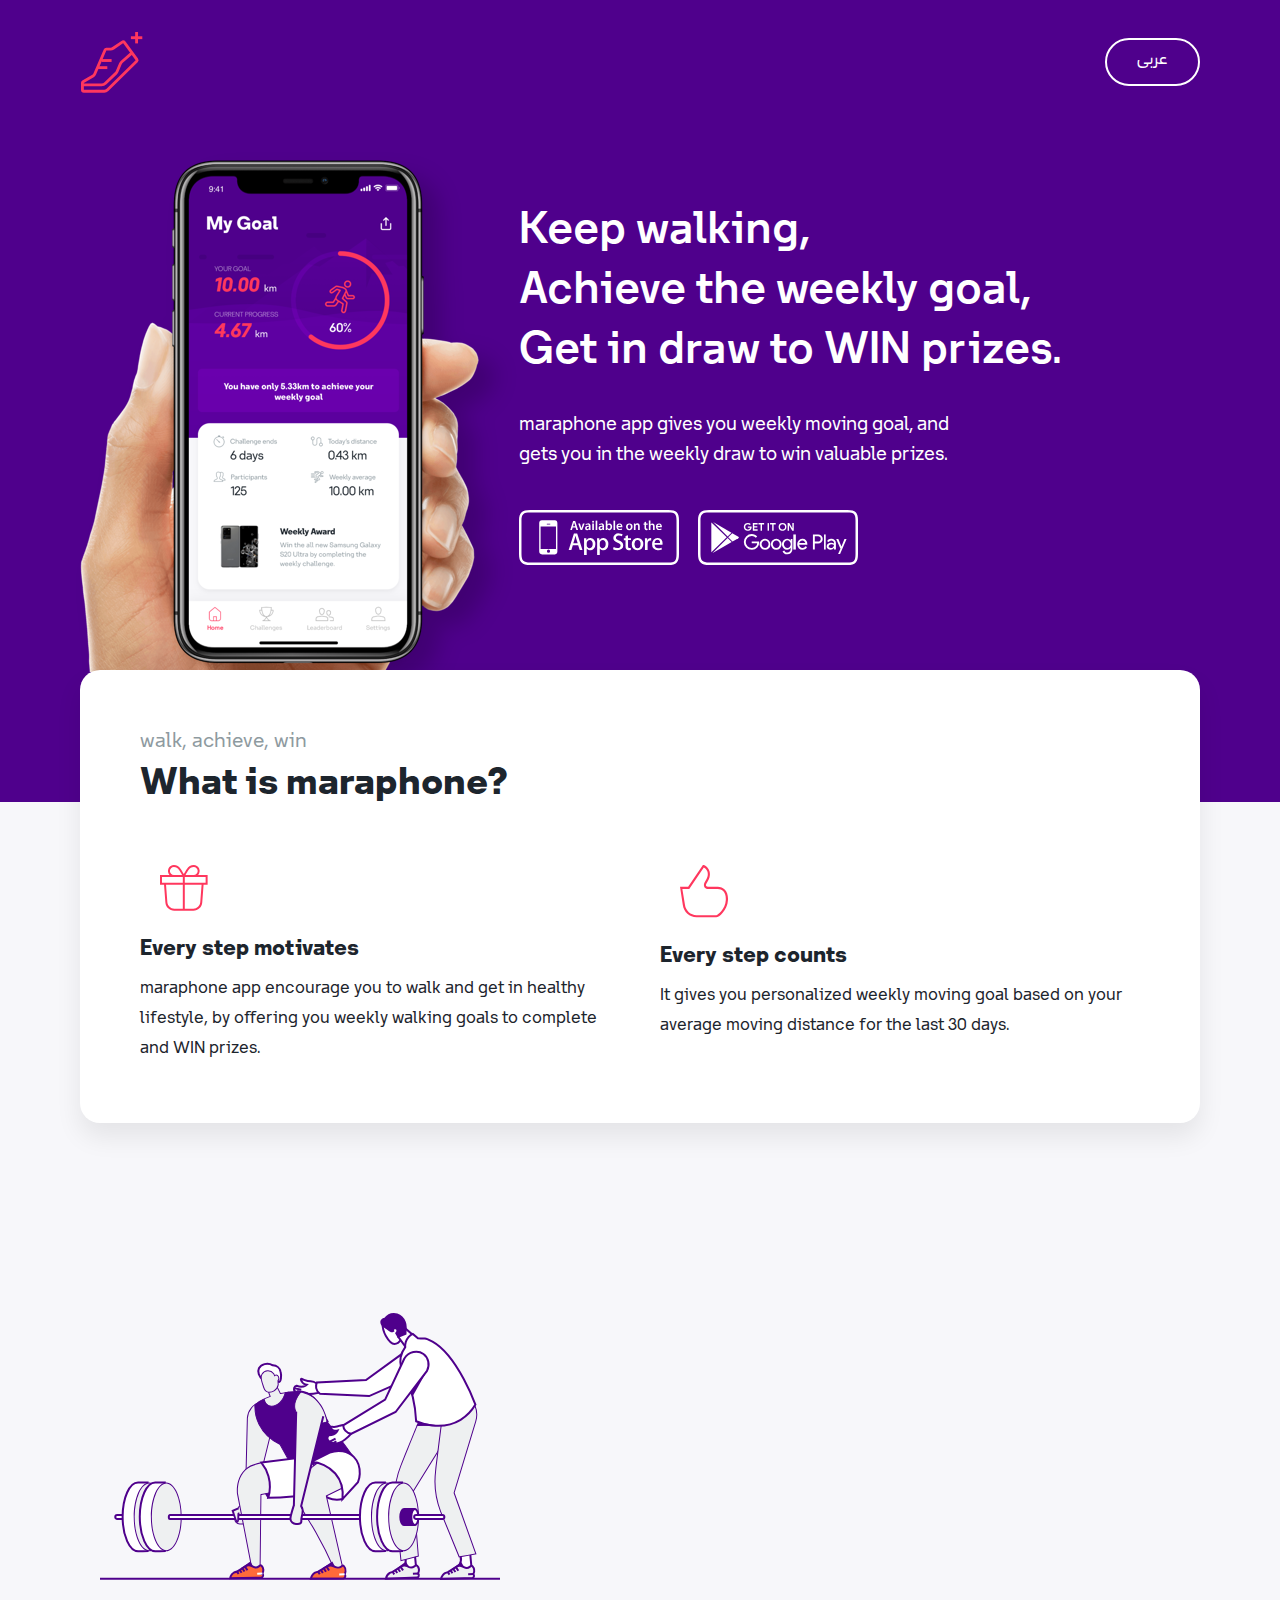
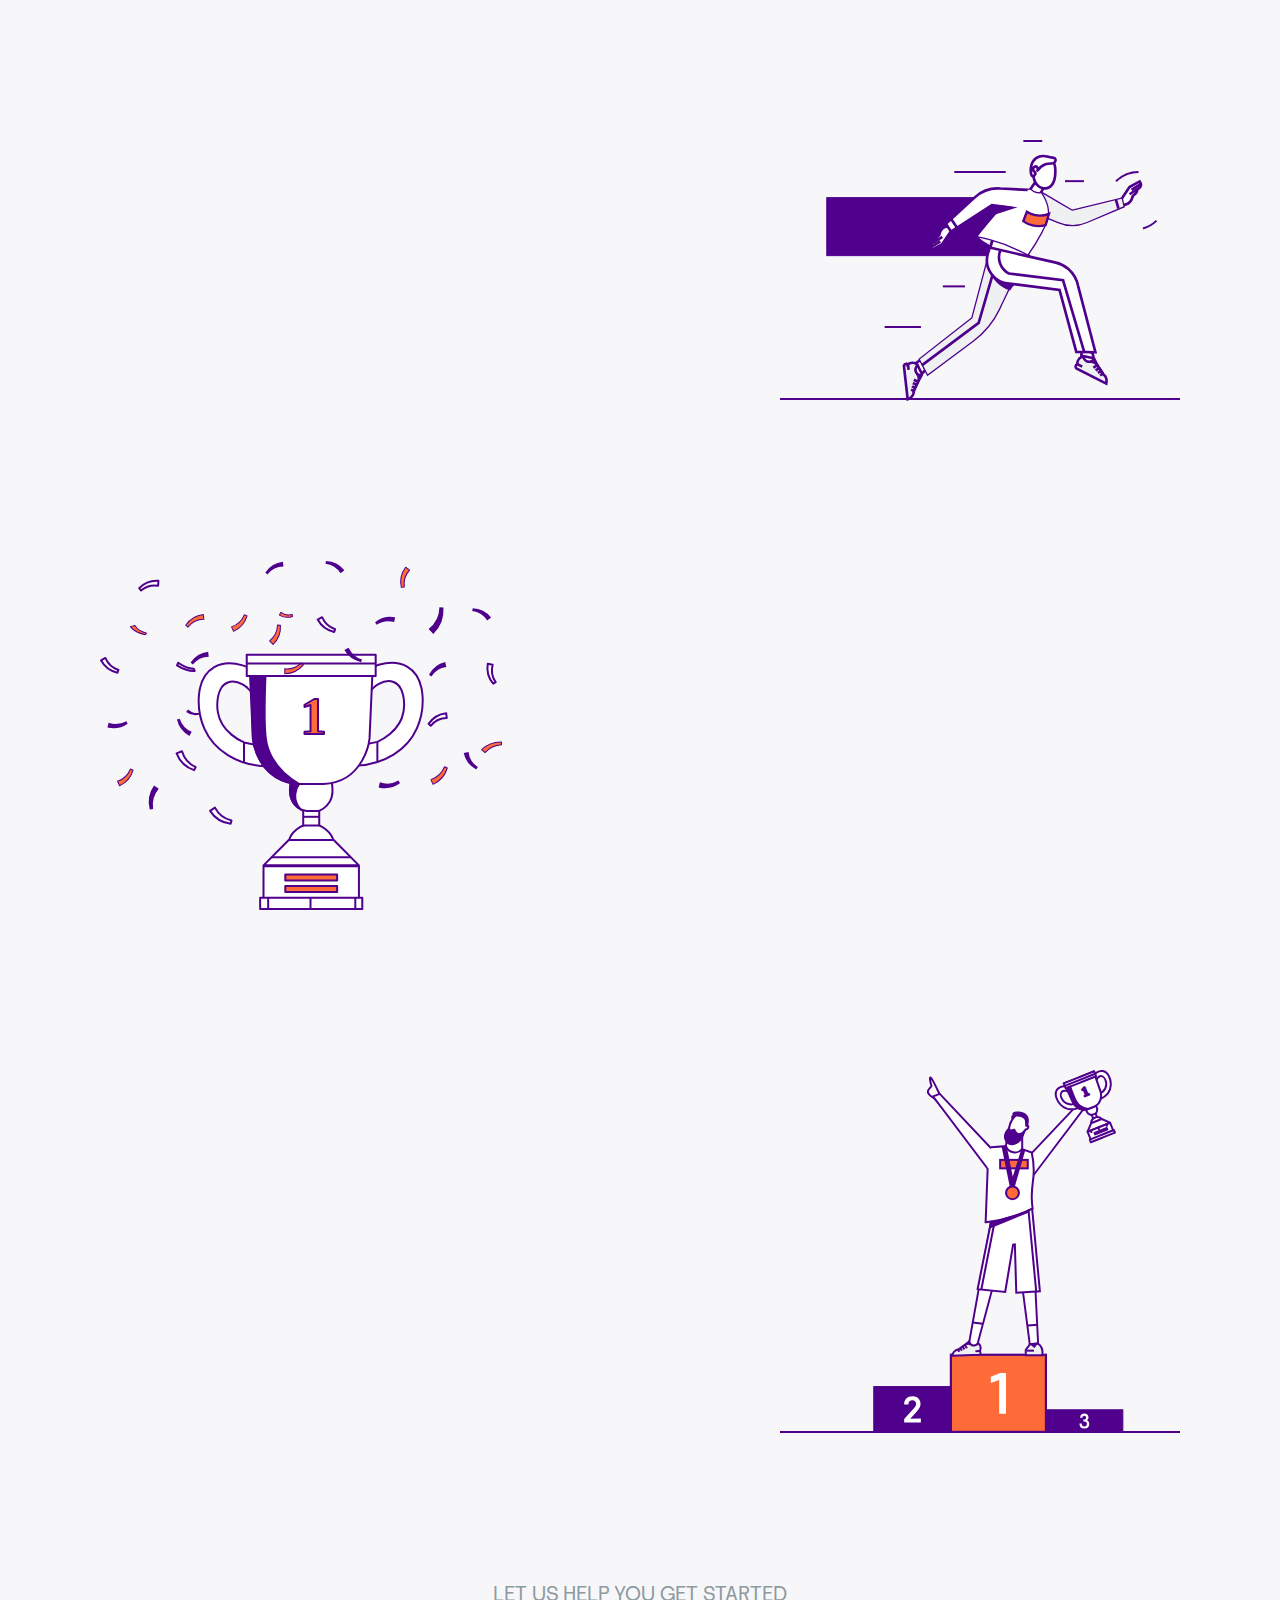
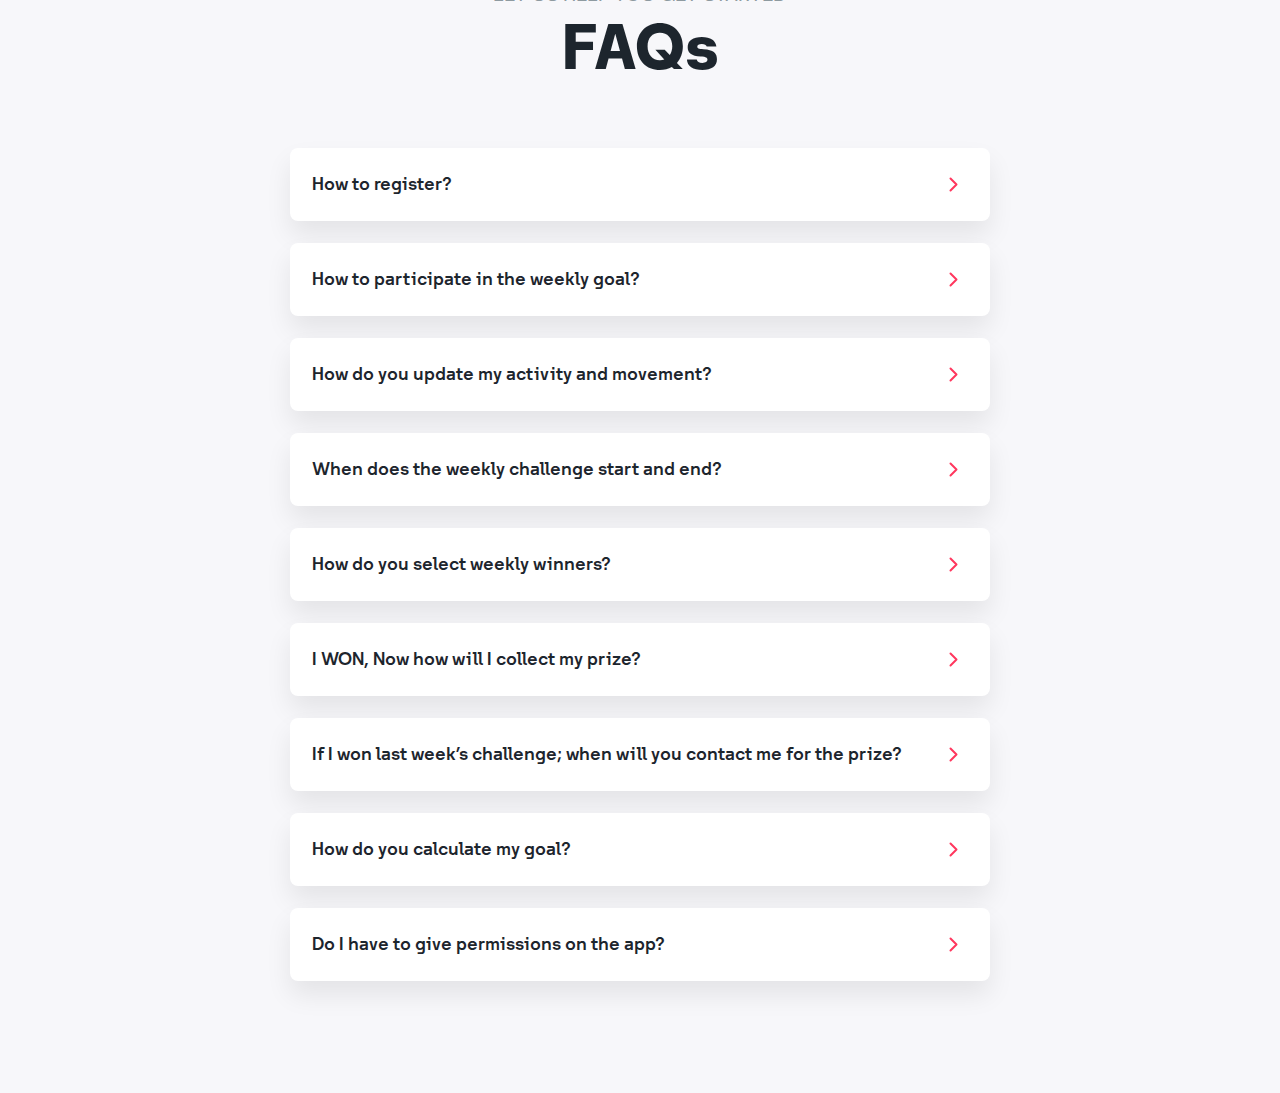
<file: index.html>
<!DOCTYPE html>
<html lang="en">
  <head>
    <meta charset="UTF-8" />
    <meta name="viewport" content="width=device-width, initial-scale=1.0" />
    <title>Document</title>
  </head>
  <body>
    <script>
      const getNavigatorLanguage = () => {
        if (navigator.languages && navigator.languages.length) {
          return navigator.languages[0];
        } else {
          return (
            navigator.userLanguage ||
            navigator.language ||
            navigator.browserLanguage ||
            'en'
          );
        }
      };

      const languagesPath = {
        ar: 'ar',
      };

      const lng = getNavigatorLanguage().split('-')[0];
      const path = languagesPath[lng] || 'en';
      window.location.pathname = '/' + path;
    </script>
  </body>
</html>
</file>
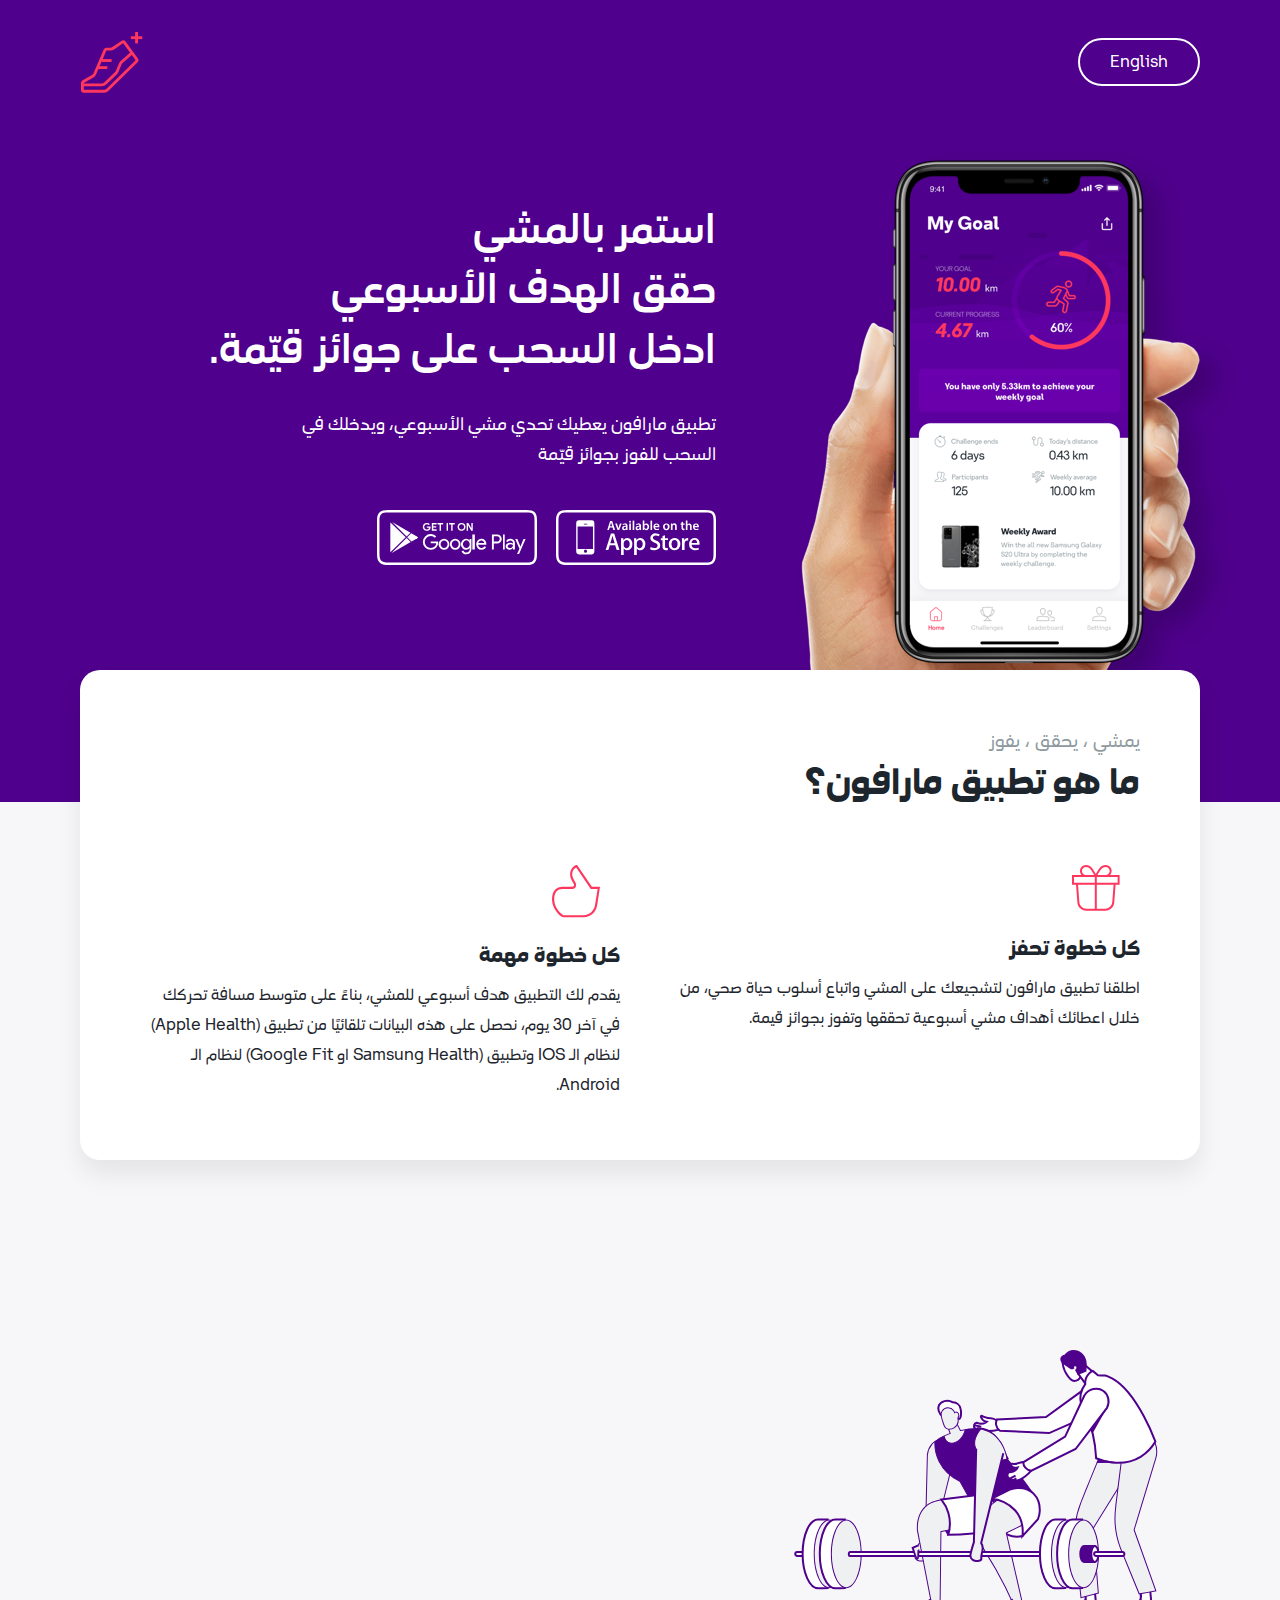
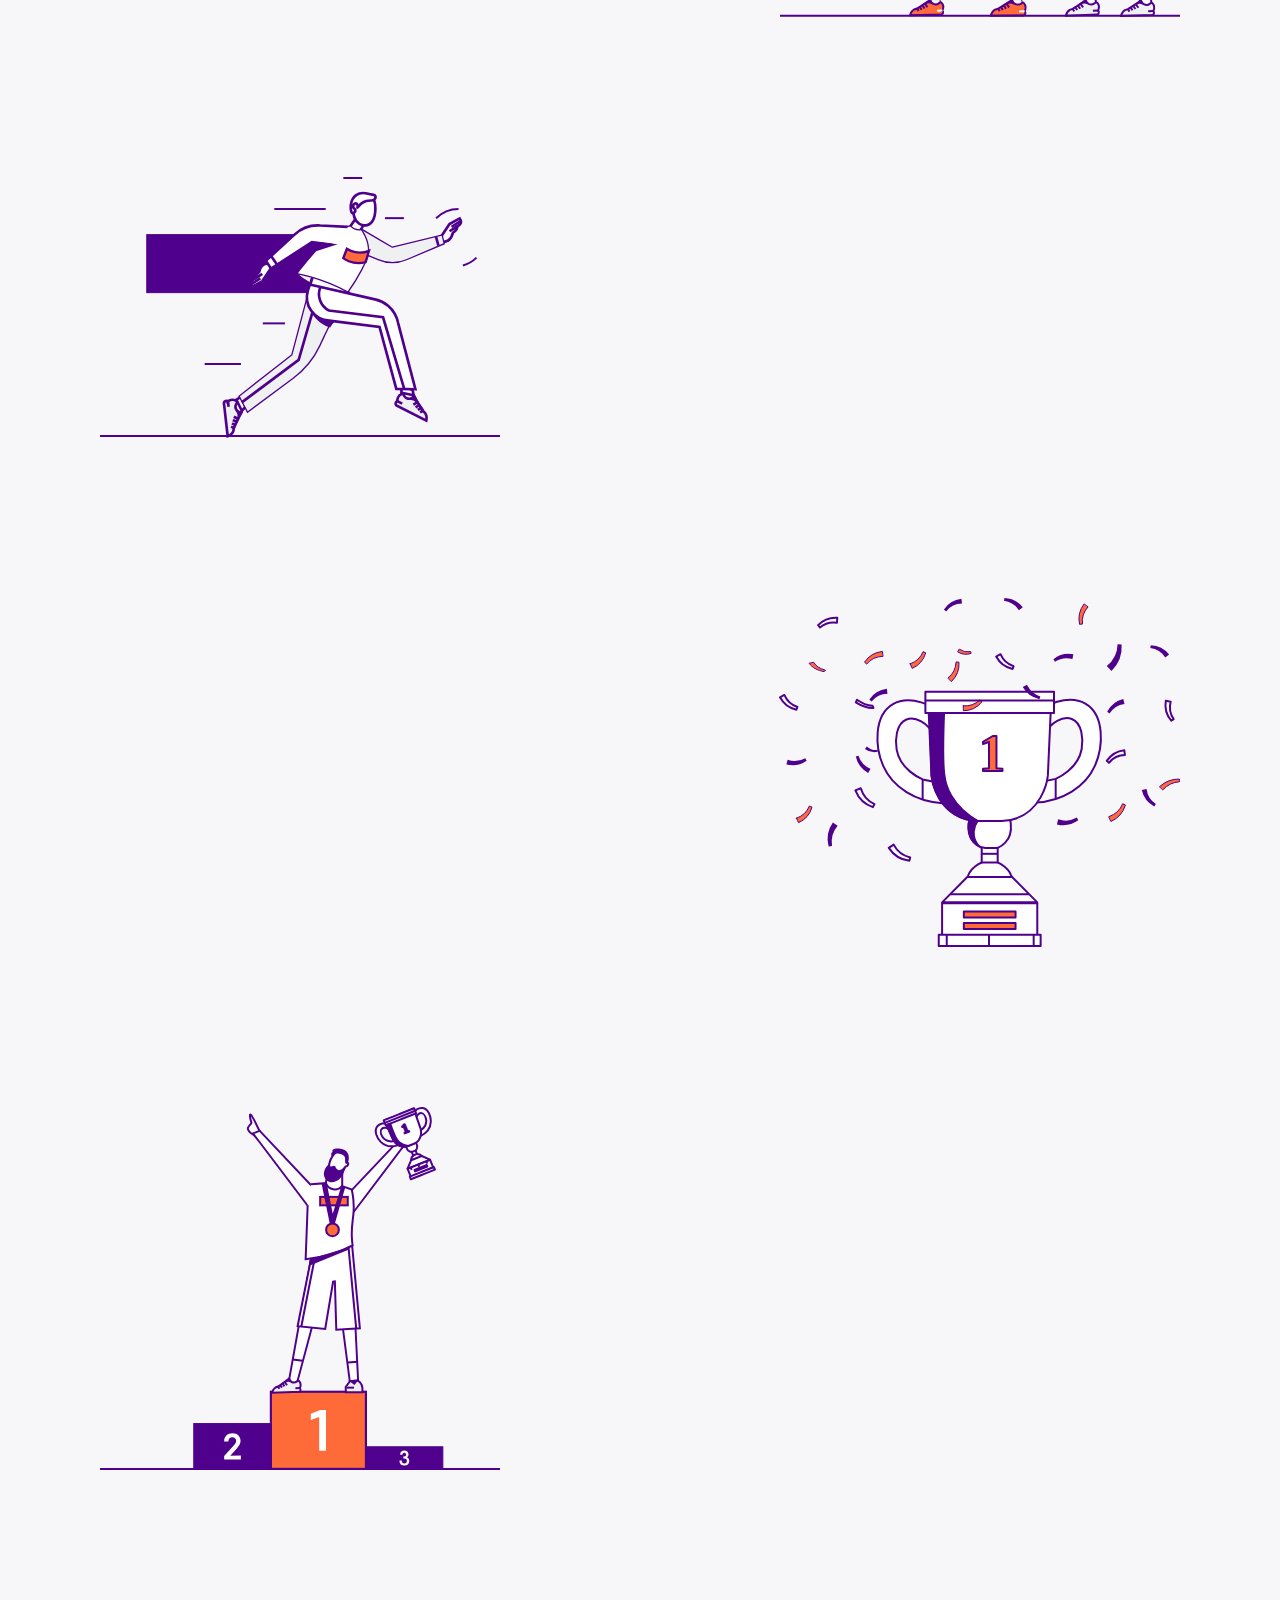
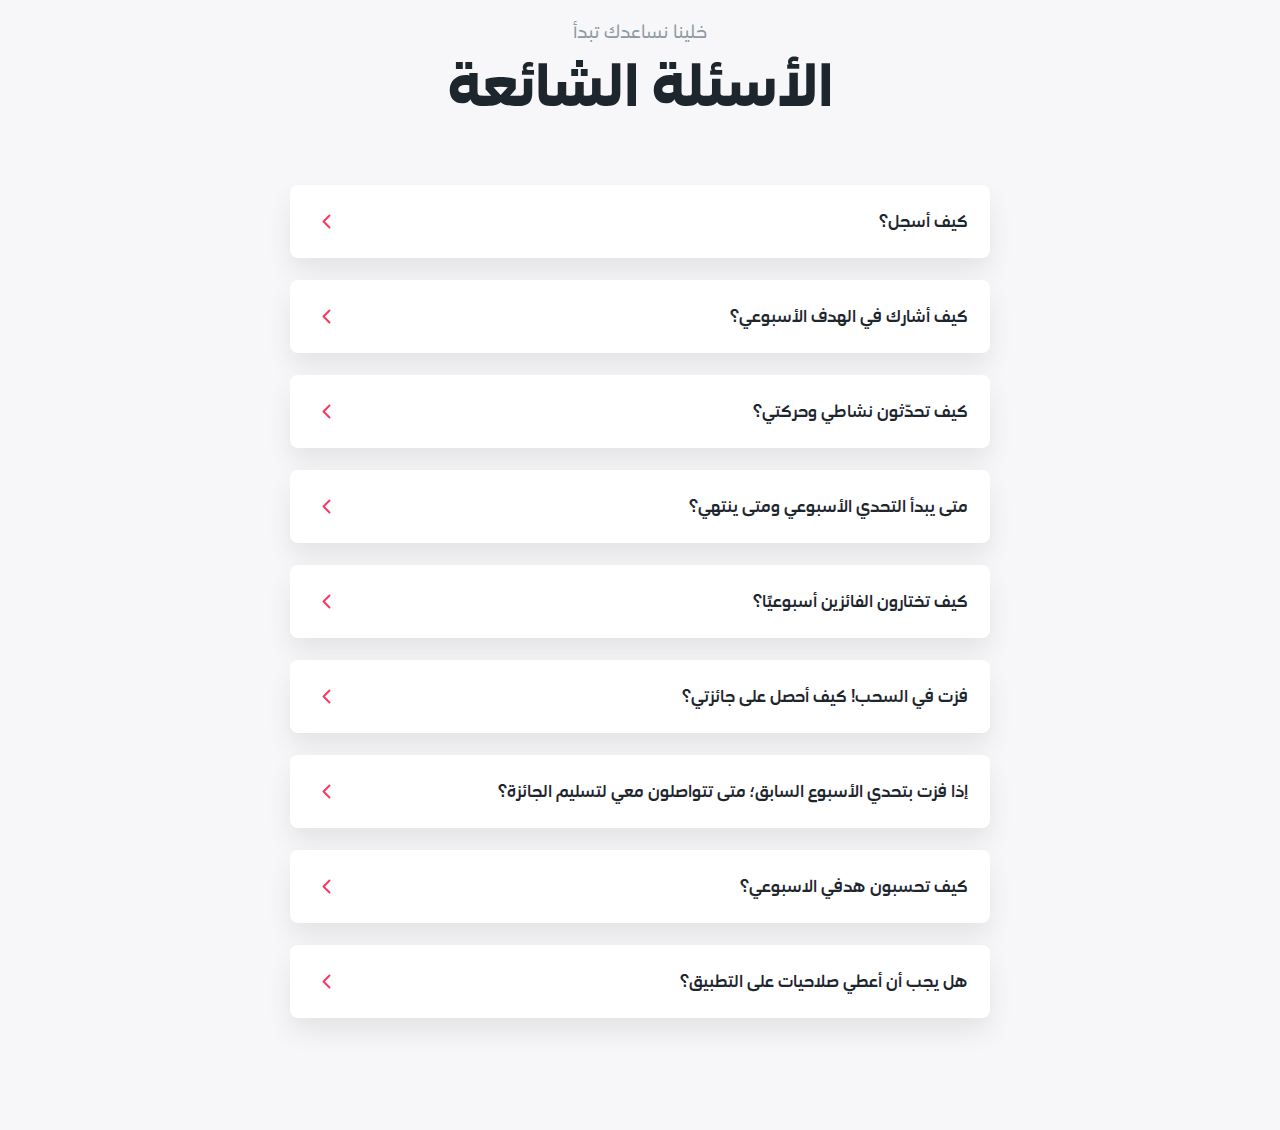
<file: ar/index.html>
<!DOCTYPE html>
<html lang="en">
  <head>
    <meta charset="UTF-8" />
    <meta name="viewport" content="width=device-width, initial-scale=1.0" />
    <title>maraphone</title>
    <link rel="icon" type="image/png" sizes="32x32" href="/assets/img/favicon.ico">
    <link rel="stylesheet" href="/assets/css/style.css" />
  </head>
  <body class="ar">
    <!-- header -->
    <header>
      <div class="main-container flex align-center justify-between">
        <img src="/assets/img/logo.svg" alt="maraphone logo" />
        <a href="/en" class="lang-switcher flex flex-center"><span>English</span></a>
      </div>
    </header>
    <!-- hero section -->
    <section class="hero">
      <div class="main-container flex justify-between">
        <img class="phone-img"
        src="/assets/img/phone.png"
        alt="screenshot of maraphone mobile app"
        />
        <div class="content">
          <h1>
            استمر بالمشي</br> حقق الهدف الأسبوعي</br> ادخل السحب على جوائز قيّمة.
          </h1>
          <p>
            تطبيق مارافون يعطيك تحدي مشي الأسبوعي، ويدخلك في السحب للفوز بجوائز قيّمة
          </p>
          <div class="download-app-btns">
            <a href="#" style="margin-left: 15px;">
              <img
                src="/assets/img/app-store.svg"
                alt="download app from App store"
              />
            </a>
            <a href="#">
              <img
                src="/assets/img/google-play.svg"
                alt="download app from Google play"
              />
            </a>
          </div>
        </div>
      </div>
    </section>

    <!-- About maraphone? -->
    <div class="main-container">
      <section class="what-is-maraphone">
        <h5>يمشي ، يحقق ، يفوز</h5>
        <h2>ما هو تطبيق مارافون؟</h2>
        <div class="flex justify-between" style="padding-top: 30px">
          <div class="card">
            <img src="/assets/img/gift.svg" alt="gift Emoji">
            <div class="title">كل خطوة تحفز</div>
            <p>اطلقنا تطبيق مارافون لتشجيعك على المشي واتباع أسلوب حياة صحي، من خلال اعطائك أهداف مشي أسبوعية تحققها وتفوز بجوائز قيمة.</p>
          </div>
          <div class="card">
            <img src="/assets/img/like.svg" alt="like icon" style="transform: rotateY(180deg);">
            <div class="title">كل خطوة مهمة</div>
            <p>يقدم لك التطبيق هدف أسبوعي للمشي، بناءً على متوسط مسافة تحركك في آخر 30 يوم، نحصل على هذه البيانات تلقائيًا من تطبيق (Apple Health) لنظام الـ IOS وتطبيق (Samsung Health او Google Fit) لنظام الـ Android.</p>
          </div>
        </div>
      </section>
    </div>

    <!-- Features -->
    <div class="main-container features">
      <!-- Weekly Motivation -->
      <section class="feature has-animation">
        <img src="/assets/img/features/weekly-motivation.svg" alt="Weekly motivation illustration">
        <div class="content">
          <h5>مميزات</h5>
          <div class="title">الحافز الأسبوعي</div>
          <p>من خلال الإشعارات، يشجعك تطبيق مارافون برسائل تذكير تحفيزية لتحقق هدفك الأسبوعي.</p>
        </div>
      </section>
      <!-- Weekly Goal -->
      <section class="feature reverse has-animation">
        <img src="/assets/img/features/weekly-goal.svg" alt="Weekly Goal illustration">
        <div class="content">
          <h5>مميزات</h5>
          <div class="title">الهدف الأسبوعي</div>
          <p>يحدد تطبيق مارافون أهداف أسبوعية مخصصة لك، وعند انجازك للتحدي الأسبوعي الخاص بك، تدخل السحب للفوز بالجائزة الأسبوعية.</p>
        </div>
      </section>
      <!-- Chance to win prizes -->
      <section class="feature has-animation">
        <img src="/assets/img/features/chance-to-win-prizes.svg" alt="Chance to win prizes illustration">
        <div class="content">
          <h5>مميزات</h5>
          <div class="title">فرص الفوز بالجوائز</div>
          <p>يوفر تطبيق مارافون جوائز أسبوعية للمشاركين اللي يحققون أهدافهم الأسبوعية، والمستخدمين الأعلى أداءً يكونون في قائمة المتصدرين في التطبيق.</p>
        </div>
      </section>
      <!-- The Leaderboard -->
      <section class="feature reverse has-animation">
        <img src="/assets/img/features/the-leaderboard.svg" alt="The Leaderboard illustration">
        <div class="content">
          <h5>مميزات</h5>
          <div class="title">قائمة المتصدرين</div>
          <p>تمشي أو تركض بكل نشاط؟ خلك على قمة قائمة المتصدرين من بين المشاركين، وخلهم يشوفون مين الأسطورة!</p>
        </div>
      </section>
    </div>

    <div class="main-container">
      <section class="FAQs">
        <h5>خلينا نساعدك تبدأ</h5>
        <h2>الأسئلة الشائعة</h2>

        <ul class="FAQs-list">
          <!-- FAQs list items will be generated dynamically, /assets/js/main.js -->
        </ul>
      </section>
    </div>
    <!-- stc footer -->
    <div class="stc-footer-component stc-footer--ar-lang"></div>

    <script src="https://stc-assets.netlify.com/main.js"></script>
    <script src="/assets/js/main.js"></script>
  </body>
</html>
</file>
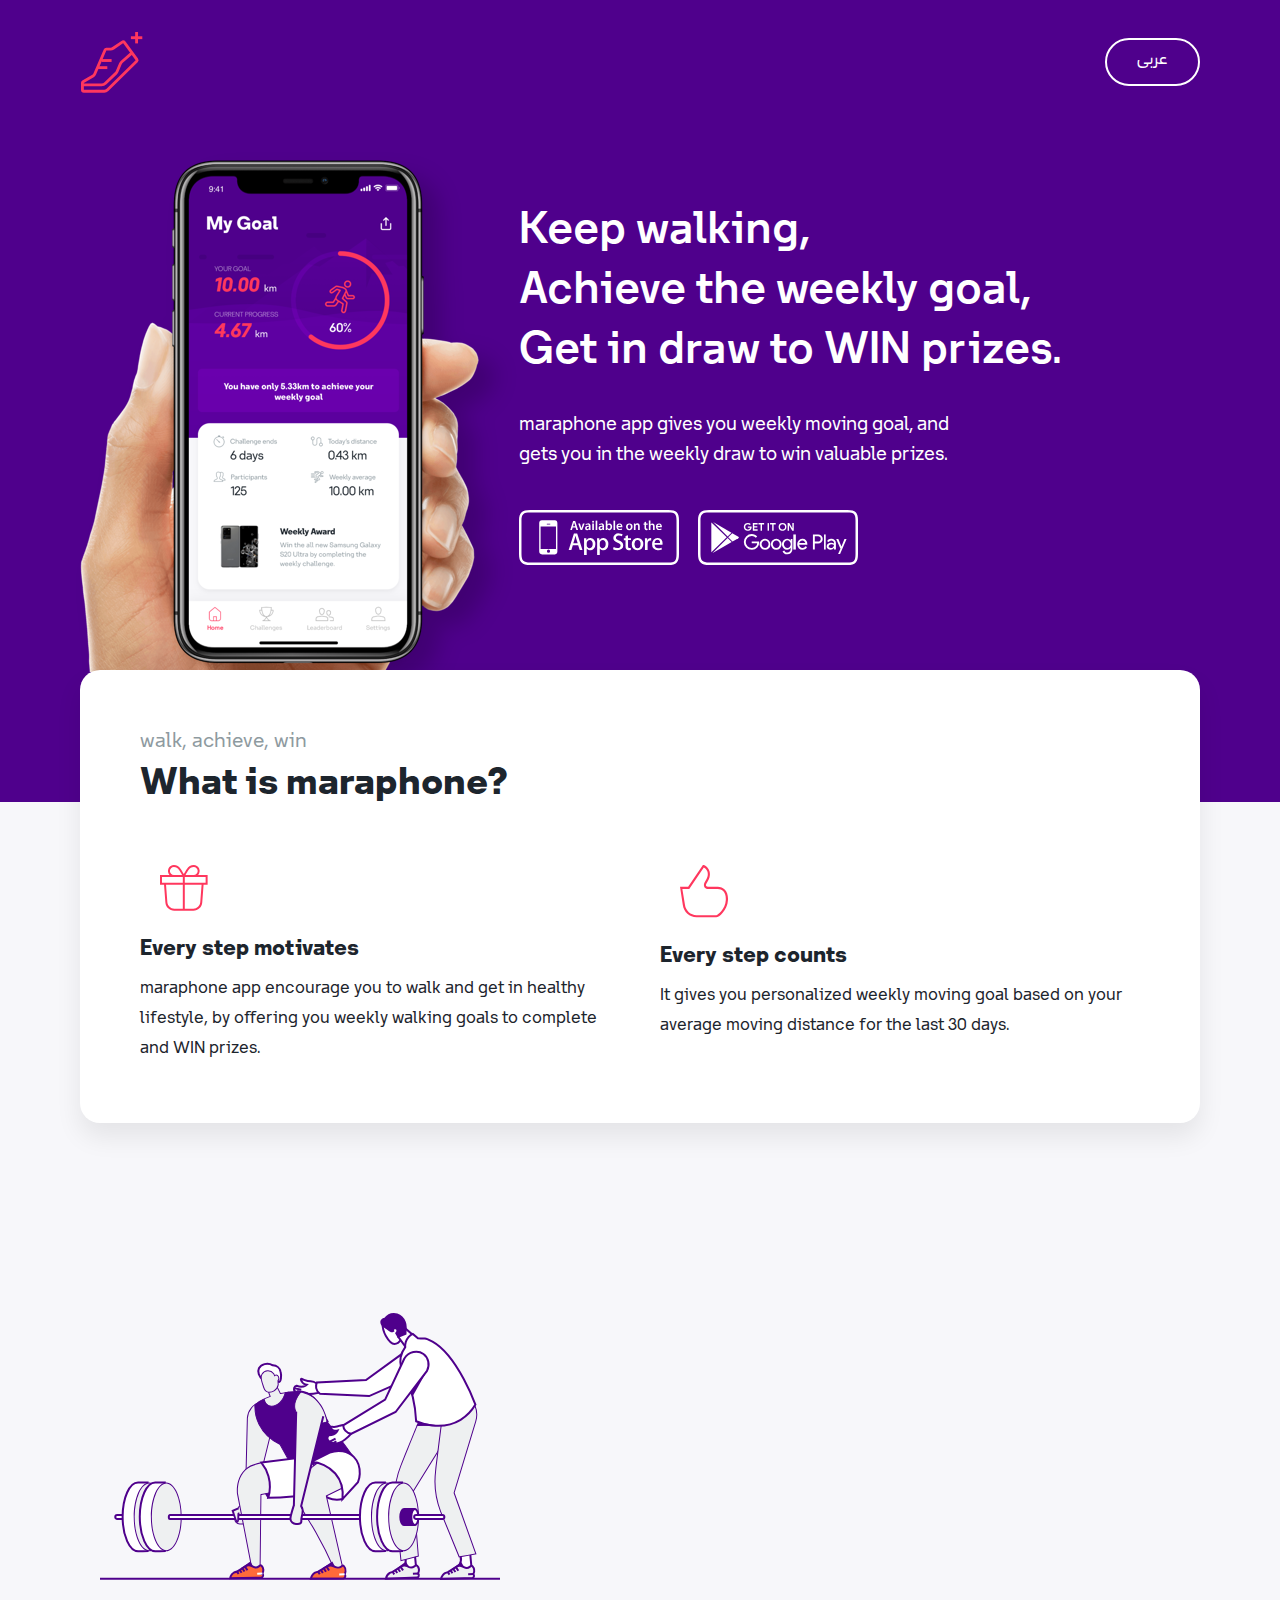
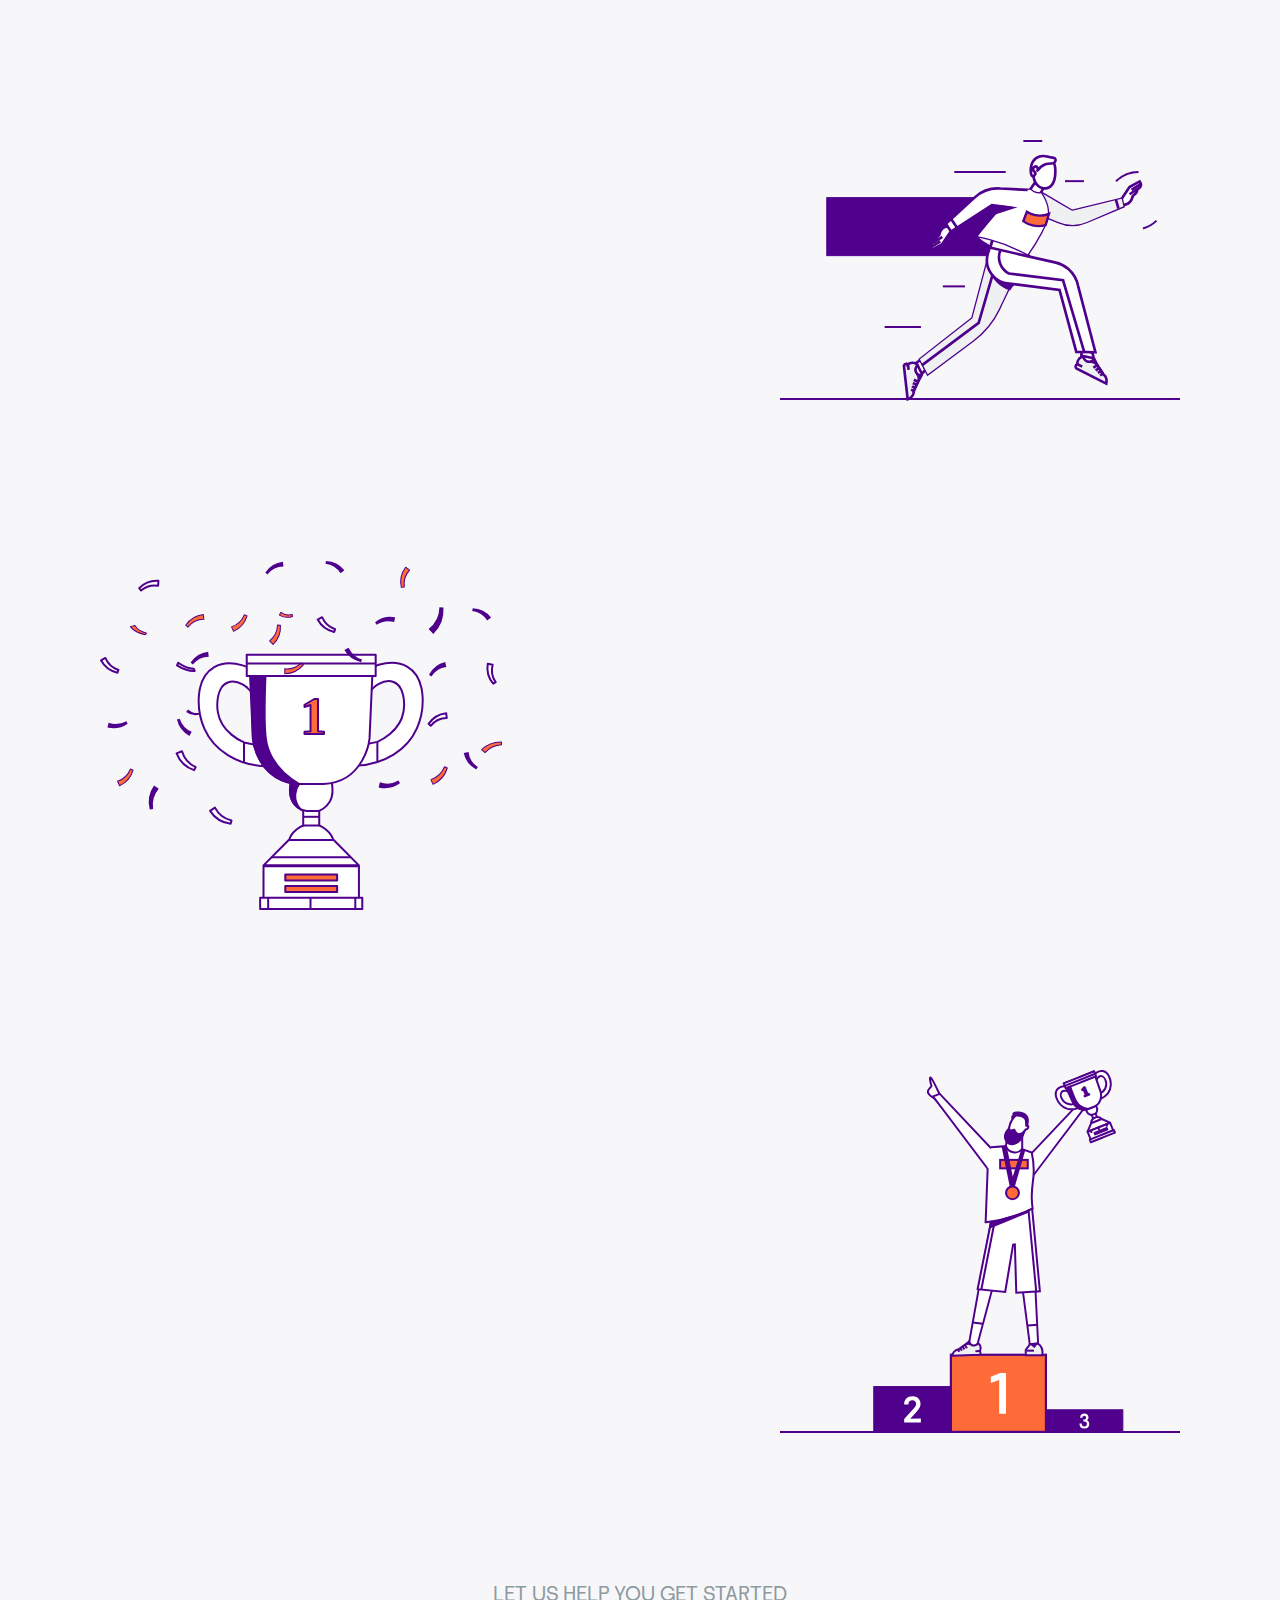
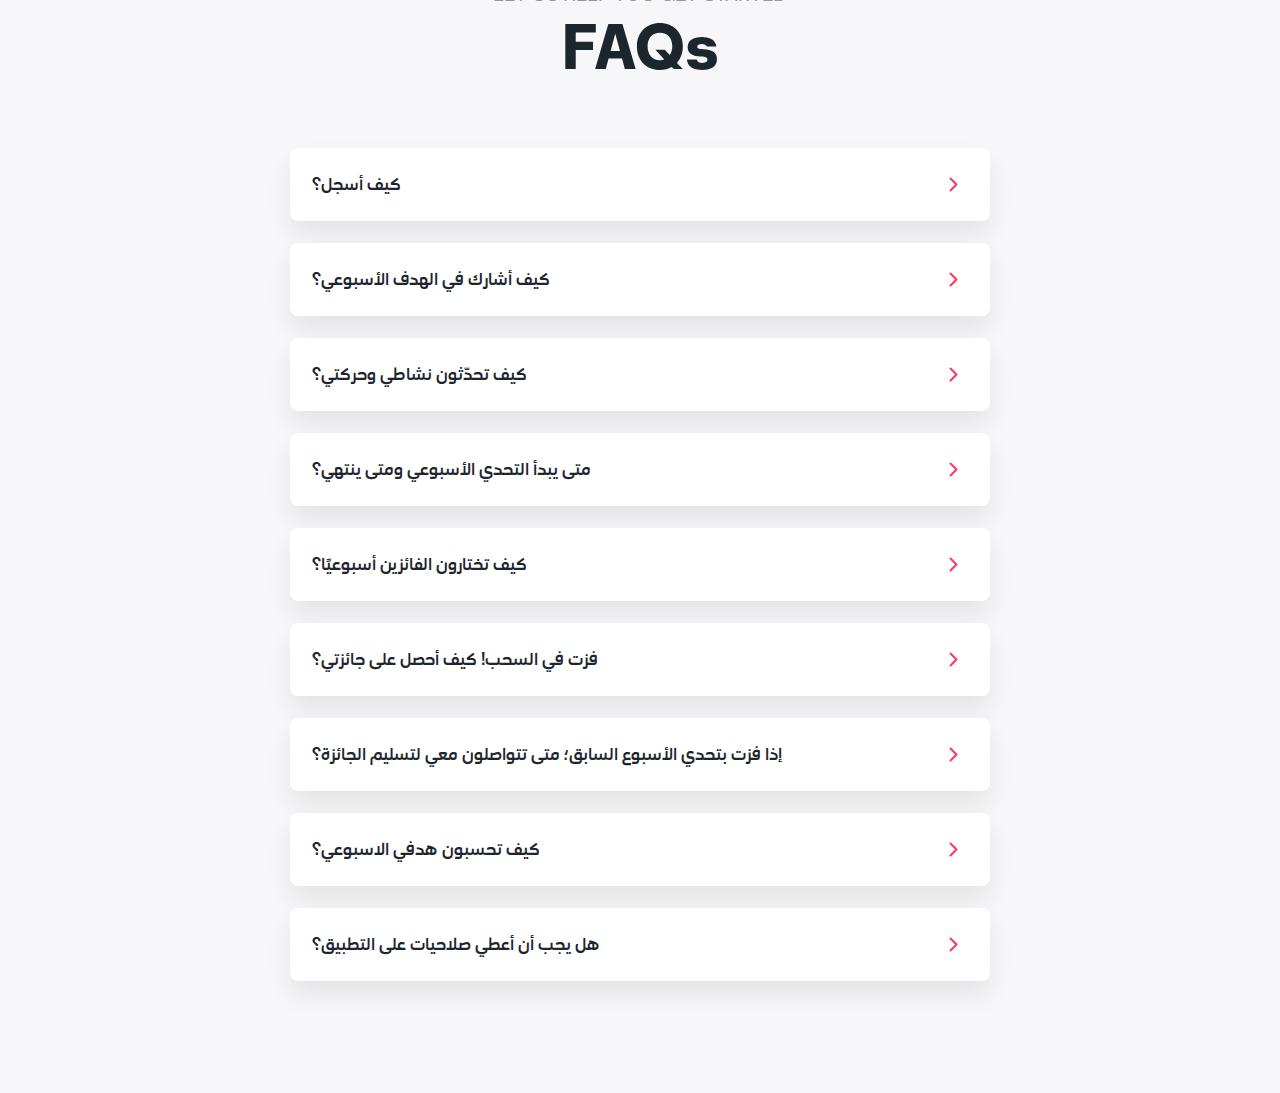
<file: en/index.html>
<!DOCTYPE html>
<html lang="en">
  <head>
    <meta charset="UTF-8" />
    <meta name="viewport" content="width=device-width, initial-scale=1.0" />
    <title>maraphone</title>
    <link rel="icon" type="image/png" href="/assets/img/favicon.ico">
    <link rel="stylesheet" href="/assets/css/style.css" />
    <script type="text/javascript" src="https://www.bugherd.com/sidebarv2.js?apikey=uvu3sxxdxrka1aylotqfca" async="true"></script>
  </head>
  <body class="en">
    <!-- header -->
    <header>
      <div class="main-container flex align-center justify-between">
        <img src="/assets/img/logo.svg" alt="maraphone logo" />
        <a href="/ar" class="lang-switcher flex flex-center"><span>عربى</span></a>
      </div>
    </header>
    <!-- hero section -->
    <section class="hero">
      <div class="main-container flex justify-between">
        <img class="phone-img"
        src="/assets/img/phone.png"
        alt="screenshot of maraphone mobile app"
        />
        <div class="content">
          <h1>
            Keep walking,</br> Achieve the weekly goal,</br> Get in draw to WIN prizes.
          </h1>
          <p>
            maraphone app gives you weekly moving goal, and gets you in the
            weekly draw to win valuable prizes.
          </p>
          <div class="download-app-btns">
            <a href="#" style="margin-right: 15px;">
              <img
                src="/assets/img/app-store.svg"
                alt="download app from App store"
              />
            </a>
            <a href="#">
              <img
                src="/assets/img/google-play.svg"
                alt="download app from Google play"
              />
            </a>
          </div>
        </div>
      </div>
    </section>

    <!-- About maraphone? -->
    <div class="main-container">
      <section class="what-is-maraphone">
        <h5>walk, achieve, win</h5>
        <h2>What is maraphone?</h2>
        <div class="flex justify-between" style="padding-top: 30px;">
          <div class="card">
            <img src="/assets/img/gift.svg" alt="gift Emoji">
            <div class="title">Every step motivates</div>
            <p>maraphone app encourage you to walk and get in healthy lifestyle, by offering you weekly walking goals to complete and WIN prizes.</p>
          </div>
          <div class="card">
            <img src="/assets/img/like.svg" alt="like icon">
            <div class="title">Every step counts</div>
            <p>It gives you personalized weekly moving goal based on your average moving distance for the last 30 days.</p>
          </div>
        </div>
      </section>
    </div>

    <!-- Features -->
    <div class="main-container features">
      <!-- Weekly Motivation -->
      <section class="feature has-animation">
        <img src="/assets/img/features/weekly-motivation.svg" alt="Weekly motivation illustration">
        <div class="content">
          <h5>FEATURES</h5>
          <div class="title">Weekly Motivation</div>
          <p>Through push notifications, maraphone cheers you on with motivational reminders to encourage you to move towards your weekly goal.</p>
        </div>
      </section>
      <!-- Weekly Goal -->
      <section class="feature reverse has-animation">
        <img src="/assets/img/features/weekly-goal.svg" alt="Weekly Goal illustration">
        <div class="content">
          <h5>FEATURES</h5>
          <div class="title">Weekly Goal</div>
          <p>maraphone creates personalized weekly goals, when you complete your weekly challenge, you get in the draw to WIN the weekly prize.</p>
        </div>
      </section>
      <!-- Chance to win prizes -->
      <section class="feature has-animation">
        <img src="/assets/img/features/chance-to-win-prizes.svg" alt="Chance to win prizes illustration">
        <div class="content">
          <h5>FEATURES</h5>
          <div class="title">Chance to Win Prizes</div>
          <p>maraphone offers weekly prizes for participants who achieves their weekly goals, and lists the top performing users on the app’s leaderboard.</p>
        </div>
      </section>
      <!-- The Leaderboard -->
      <section class="feature reverse has-animation">
        <img src="/assets/img/features/the-leaderboard.svg" alt="The Leaderboard illustration">
        <div class="content">
          <h5>FEATURES</h5>
          <div class="title">The Leaderboard</div>
          <p>Actively walking or running? 😃 get on top of the leaderboard among participants, show them who’s the BOSS.</p>
        </div>
      </section>
    </div>

    <div class="main-container">
      <section class="FAQs">
        <h5>LET US HELP YOU GET STARTED</h5>
        <h2>FAQs</h2>

        <ul class="FAQs-list">
          <!-- FAQs list items will be generated dynamically, /assets/js/main.js -->
        </ul>
      </section>
    </div>
    <!-- stc footer -->
    <div class="stc-footer-component"></div>

    <script src="https://stc-assets.netlify.com/main.js"></script>
    <script src="/assets/js/main.js"></script>
  </body>
</html>
</file>
<file: assets/css/style.css>
/* Thin => 200 */
@font-face {
  font-family: "STCForward";
  font-weight: 200;
  font-style: normal;
  src: url("/assets/fonts/STCForward/STCForward-Thin.eot");
  src: url("/assets/fonts/STCForward/STCForward-Thin.woff") format("woff"), url("/assets/fonts/STCForward/STCForward-Thin.ttf") format("truetype"), url("/assets/fonts/STCForward/STCForward-Thin.svg") format("svg");
}
@font-face {
  font-family: "STCForward";
  font-weight: 200;
  font-style: italic;
  src: url("/assets/fonts/STCForward/STCForward-ThinItalic.eot");
  src: url("/assets/fonts/STCForward/STCForward-ThinItalic.woff") format("woff"), url("/assets/fonts/STCForward/STCForward-ThinItalic.ttf") format("truetype"), url("/assets/fonts/STCForward/STCForward-ThinItalic.svg") format("svg");
}
/* Light => 300 */
@font-face {
  font-family: "STCForward";
  font-weight: 300;
  font-style: normal;
  src: url("/assets/fonts/STCForward/STCForward-Light.eot");
  src: url("/assets/fonts/STCForward/STCForward-Light.woff") format("woff"), url("/assets/fonts/STCForward/STCForward-Light.ttf") format("truetype"), url("/assets/fonts/STCForward/STCForward-Light.svg") format("svg");
}
@font-face {
  font-family: "STCForward";
  font-weight: 300;
  font-style: italic;
  src: url("/assets/fonts/STCForward/STCForward-LightItalic.eot");
  src: url("/assets/fonts/STCForward/STCForward-LightItalic.woff") format("woff"), url("/assets/fonts/STCForward/STCForward-LightItalic.ttf") format("truetype"), url("/assets/fonts/STCForward/STCForward-LightItalic.svg") format("svg");
}
/* Regular => 400 */
@font-face {
  font-family: "STCForward";
  font-weight: 400;
  font-style: normal;
  src: url("/assets/fonts/STCForward/STCForward-Regular.eot");
  src: url("/assets/fonts/STCForward/STCForward-Regular.woff") format("woff"), url("/assets/fonts/STCForward/STCForward-Regular.ttf") format("truetype"), url("/assets/fonts/STCForward/STCForward-Regular.svg") format("svg");
}
@font-face {
  font-family: "STCForward";
  font-weight: 400;
  font-style: italic;
  src: url("/assets/fonts/STCForward/STCForward-Italic.eot");
  src: url("/assets/fonts/STCForward/STCForward-Italic.woff") format("woff"), url("/assets/fonts/STCForward/STCForward-Italic.ttf") format("truetype"), url("/assets/fonts/STCForward/STCForward-Italic.svg") format("svg");
}
/* Medium => 500 */
@font-face {
  font-family: "STCForward";
  font-weight: 500;
  font-style: normal;
  src: url("/assets/fonts/STCForward/STCForward-Medium.eot");
  src: url("/assets/fonts/STCForward/STCForward-Medium.woff") format("woff"), url("/assets/fonts/STCForward/STCForward-Medium.ttf") format("truetype"), url("/assets/fonts/STCForward/STCForward-Medium.svg") format("svg");
}
@font-face {
  font-family: "STCForward";
  font-weight: 500;
  font-style: italic;
  src: url("/assets/fonts/STCForward/STCForward-MediumItalic.eot");
  src: url("/assets/fonts/STCForward/STCForward-MediumItalic.woff") format("woff"), url("/assets/fonts/STCForward/STCForward-MediumItalic.ttf") format("truetype"), url("/assets/fonts/STCForward/STCForward-MediumItalic.svg") format("svg");
}
/* Bold => 600, 700 */
@font-face {
  font-family: "STCForward";
  font-weight: 700;
  font-style: normal;
  src: url("/assets/fonts/STCForward/STCForward-Bold.eot");
  src: url("/assets/fonts/STCForward/STCForward-Bold.woff") format("woff"), url("/assets/fonts/STCForward/STCForward-Bold.ttf") format("truetype"), url("/assets/fonts/STCForward/STCForward-Bold.svg") format("svg");
}
@font-face {
  font-family: "STCForward";
  font-weight: 700;
  font-style: italic;
  src: url("/assets/fonts/STCForward/STCForward-BoldItalic.eot");
  src: url("/assets/fonts/STCForward/STCForward-BoldItalic.woff") format("woff"), url("/assets/fonts/STCForward/STCForward-BoldItalic.ttf") format("truetype"), url("/assets/fonts/STCForward/STCForward-BoldItalic.svg") format("svg");
}
/* Extra Bold => 800 */
@font-face {
  font-family: "STCForward";
  font-weight: 900;
  font-style: normal;
  src: url("/assets/fonts/STCForward/STCForward-ExtraBold.eot");
  src: url("/assets/fonts/STCForward/STCForward-ExtraBold.woff") format("woff"), url("/assets/fonts/STCForward/STCForward-ExtraBold.ttf") format("truetype"), url("/assets/fonts/STCForward/STCForward-ExtraBold.svg") format("svg");
}
@font-face {
  font-family: "STCForward";
  font-weight: 900;
  font-style: italic;
  src: url("/assets/fonts/STCForward/STCForward-ExtraBoldItalic.eot");
  src: url("/assets/fonts/STCForward/STCForward-ExtraBoldItalic.woff") format("woff"), url("/assets/fonts/STCForward/STCForward-ExtraBoldItalic.ttf") format("truetype"), url("/assets/fonts/STCForward/STCForward-ExtraBoldItalic.svg") format("svg");
}
* {
  box-sizing: border-box;
  padding: 0;
  margin: 0;
  border: 0;
  outline: 0;
  font-family: "STCForward", sans-serif, arial;
}

body {
  background-color: #f7f7fa;
  color: #1d252d;
  direction: rtl;
}

body.en {
  direction: ltr;
}
body.en .FAQs ul li .question .arrow-icon {
  transform: rotate(-90deg);
}
body.en header .lang-switcher span {
  margin-top: -5px;
}

p {
  line-height: 30px;
}

a {
  text-decoration: none;
  display: inline-block;
}

h5 {
  font-size: 19px;
  font-weight: normal;
  color: #8e9aa0;
  margin-bottom: 8px;
}

.flex {
  display: flex;
}
.flex.wrap {
  flex-wrap: wrap;
}
.flex.flex-center {
  align-items: center;
  justify-content: center;
}
.flex.align-center {
  align-items: center;
}
.flex.justify-between {
  justify-content: space-between;
}

.main-container {
  max-width: 1200px;
  width: 100%;
  margin: auto;
  padding: 30px 40px;
}

header {
  position: absolute;
  top: 0;
  left: 0;
  width: 100%;
  direction: ltr;
}
header .lang-switcher {
  padding: 0 30px;
  height: 48px;
  border: 2px solid #fff;
  border-radius: 25px;
  font-size: 16px;
  color: #fff;
}

.hero {
  padding: 130px 0 100px;
  background-color: #4f008c;
}
.hero .content {
  padding: 40px;
  color: #fff;
}
.hero .content h1 {
  font-size: 42px;
  font-weight: 500;
  margin-bottom: 30px;
  line-height: 60px;
}
.hero .content p {
  font-size: 18px;
  margin-bottom: 40px;
  max-width: 70%;
}
.hero .phone-img {
  filter: drop-shadow(17px 15px 11px rgba(0, 0, 0, 0.18));
  height: 100%;
}

.what-is-maraphone {
  padding: 60px;
  background-color: #ffffff;
  box-shadow: 0px 14px 26px rgba(0, 0, 0, 0.08);
  margin-top: -162px;
  border-radius: 20px;
  position: relative;
  z-index: 2;
}
.what-is-maraphone h2 {
  font-size: 36px;
  margin-bottom: 30px;
  font-weight: 700;
}
.what-is-maraphone .card {
  width: 48%;
  color: #1d252d;
}
.what-is-maraphone .card img {
  margin: 20px;
  margin-top: 0;
}
.what-is-maraphone .card .title {
  font-size: 21px;
  font-weight: 600;
  margin-bottom: 12px;
}
.what-is-maraphone .card p {
  line-height: 30px;
}

.features {
  padding: 80px 40px 40px;
}
.features .feature {
  display: flex;
  justify-content: space-between;
  padding: 80px 0;
}
.features .feature.reverse {
  flex-direction: row-reverse;
}
.features .feature.animated h5,
.features .feature.animated .title,
.features .feature.animated p {
  animation: showTitleAndSubTitle 1s cubic-bezier(0.22, 0.61, 0.36, 1) forwards;
  animation-delay: 0.1s;
}
.features .feature .content {
  width: 50%;
  padding: 24px 30px 0;
}
.features .feature .content h5,
.features .feature .content p,
.features .feature .content .title {
  transform: translateX(60px);
  opacity: 0;
}
.features .feature .content .title {
  font-size: 36px;
  font-weight: 500;
  line-height: 50px;
  margin-bottom: 20px;
}
.features .feature img {
  max-width: 50%;
  padding: 0 20px;
}

@keyframes showTitleAndSubTitle {
  to {
    transform: translateX(0);
    opacity: 1;
  }
}
body.en .features .feature .content h5,
body.en .features .feature .content p,
body.en .features .feature .content .title {
  transform: translateX(-60px);
}

.FAQs {
  text-align: center;
  padding-bottom: 60px;
}
.FAQs h2 {
  font-size: 60px;
  margin-bottom: 60px;
}
.FAQs ul {
  list-style-type: none;
  width: 100%;
  max-width: 700px;
  margin: auto;
}
.FAQs ul li {
  background-color: #fff;
  border-radius: 8px;
  box-shadow: 0px 14px 26px rgba(0, 0, 0, 0.08);
  margin-bottom: 22px;
  text-align: start;
  position: relative;
}
.FAQs ul li.expand .question::after {
  transition: all 0.4s ease-out;
  transform: scaleX(1);
  background-color: #f3efef;
}
.FAQs ul li.expand .answer {
  animation: expanding 1s ease forwards 0ms;
}
.FAQs ul li.expand .arrow-icon {
  transform: rotate(0) !important;
}
.FAQs ul li .question {
  font-weight: 500;
  font-size: 17px;
  position: relative;
  cursor: pointer;
  padding: 22px;
  display: flex;
  justify-content: space-between;
  align-items: center;
}
.FAQs ul li .question::after {
  content: "";
  position: absolute;
  bottom: 10px;
  left: 22px;
  width: calc(100% - 44px);
  height: 2px;
  background-color: #ff375e;
  transform: scaleX(0);
  transform-origin: center;
  transition: all 0.2s ease-out;
}
.FAQs ul li .question .arrow-icon {
  transform: rotate(90deg);
  transition: all 0.2s ease-out;
}
.FAQs ul li .answer {
  color: #8e9aa0;
  line-height: 28px;
  height: auto;
  opacity: 0;
  padding: 0 22px;
  transform: translateY(5px);
  max-height: 0;
  transition: max-height 10s ease 0ms;
}

@keyframes expanding {
  100% {
    max-height: 500px;
    padding-bottom: 20px;
    opacity: 1;
    transform: translateY(0);
  }
}
@media screen and (max-width: 1070px) {
  .hero .phone-img {
    width: 340px;
  }

  .main-container {
    padding: 30px;
  }

  .what-is-maraphone {
    padding: 40px 30px;
  }
}
@media screen and (max-width: 980px) {
  .hero {
    padding: 130px 0;
  }
  .hero .phone-img {
    width: 270px;
  }

  .what-is-maraphone {
    margin-top: -190px;
  }
}
@media screen and (max-width: 800px) {
  h5 {
    font-size: 17px;
  }

  .hero .main-container {
    flex-direction: column-reverse;
    align-items: center;
  }
  .hero .content {
    padding-bottom: 40px;
    text-align: center;
  }
  .hero .content h1 {
    font-size: 36px;
    line-height: 48px;
  }
  .hero .content p {
    margin: 0 auto 30px;
  }
  .hero .phone-img {
    width: 280px;
  }

  .what-is-maraphone h2 {
    margin-bottom: 0;
    font-size: 24px;
  }
  .what-is-maraphone .flex.justify-between {
    flex-direction: column;
    align-items: center;
    padding-top: 0 !important;
  }
  .what-is-maraphone .flex.justify-between .card {
    padding-top: 40px;
    width: 100%;
  }
  .what-is-maraphone .flex.justify-between .card .title {
    font-size: 19px;
  }

  .features .feature {
    flex-direction: column !important;
    align-items: center;
  }
  .features .feature .content {
    width: 100%;
    text-align: center;
  }
  .features .feature .content .title {
    margin-bottom: 14px;
  }
  .features .feature img {
    max-width: 70%;
  }
}
@media screen and (max-width: 500px) {
  .main-container {
    padding: 20px;
  }

  .hero .content h1 {
    font-size: 24px;
    line-height: 34px;
    margin-bottom: 20px;
  }
  .hero .content p {
    max-width: 100%;
    font-size: 17px;
    color: #f3efef;
  }

  .what-is-maraphone {
    margin-top: -170px;
  }

  .features .feature {
    flex-direction: column !important;
    align-items: center;
  }
  .features .feature .content {
    width: 100%;
    text-align: center;
    padding: 20px 10px 0;
  }
  .features .feature .content .title {
    margin-bottom: 14px;
  }
  .features .feature img {
    max-width: 70%;
  }
}
@media screen and (max-width: 440px) {
  .download-app-btns {
    display: flex;
    justify-content: space-between;
    align-items: center;
  }
  .download-app-btns a {
    width: 48%;
    margin-left: 0 !important;
    margin-right: 0 !important;
  }
  .download-app-btns a img {
    width: 100%;
  }
}

/*# sourceMappingURL=style.css.map */
</file>
